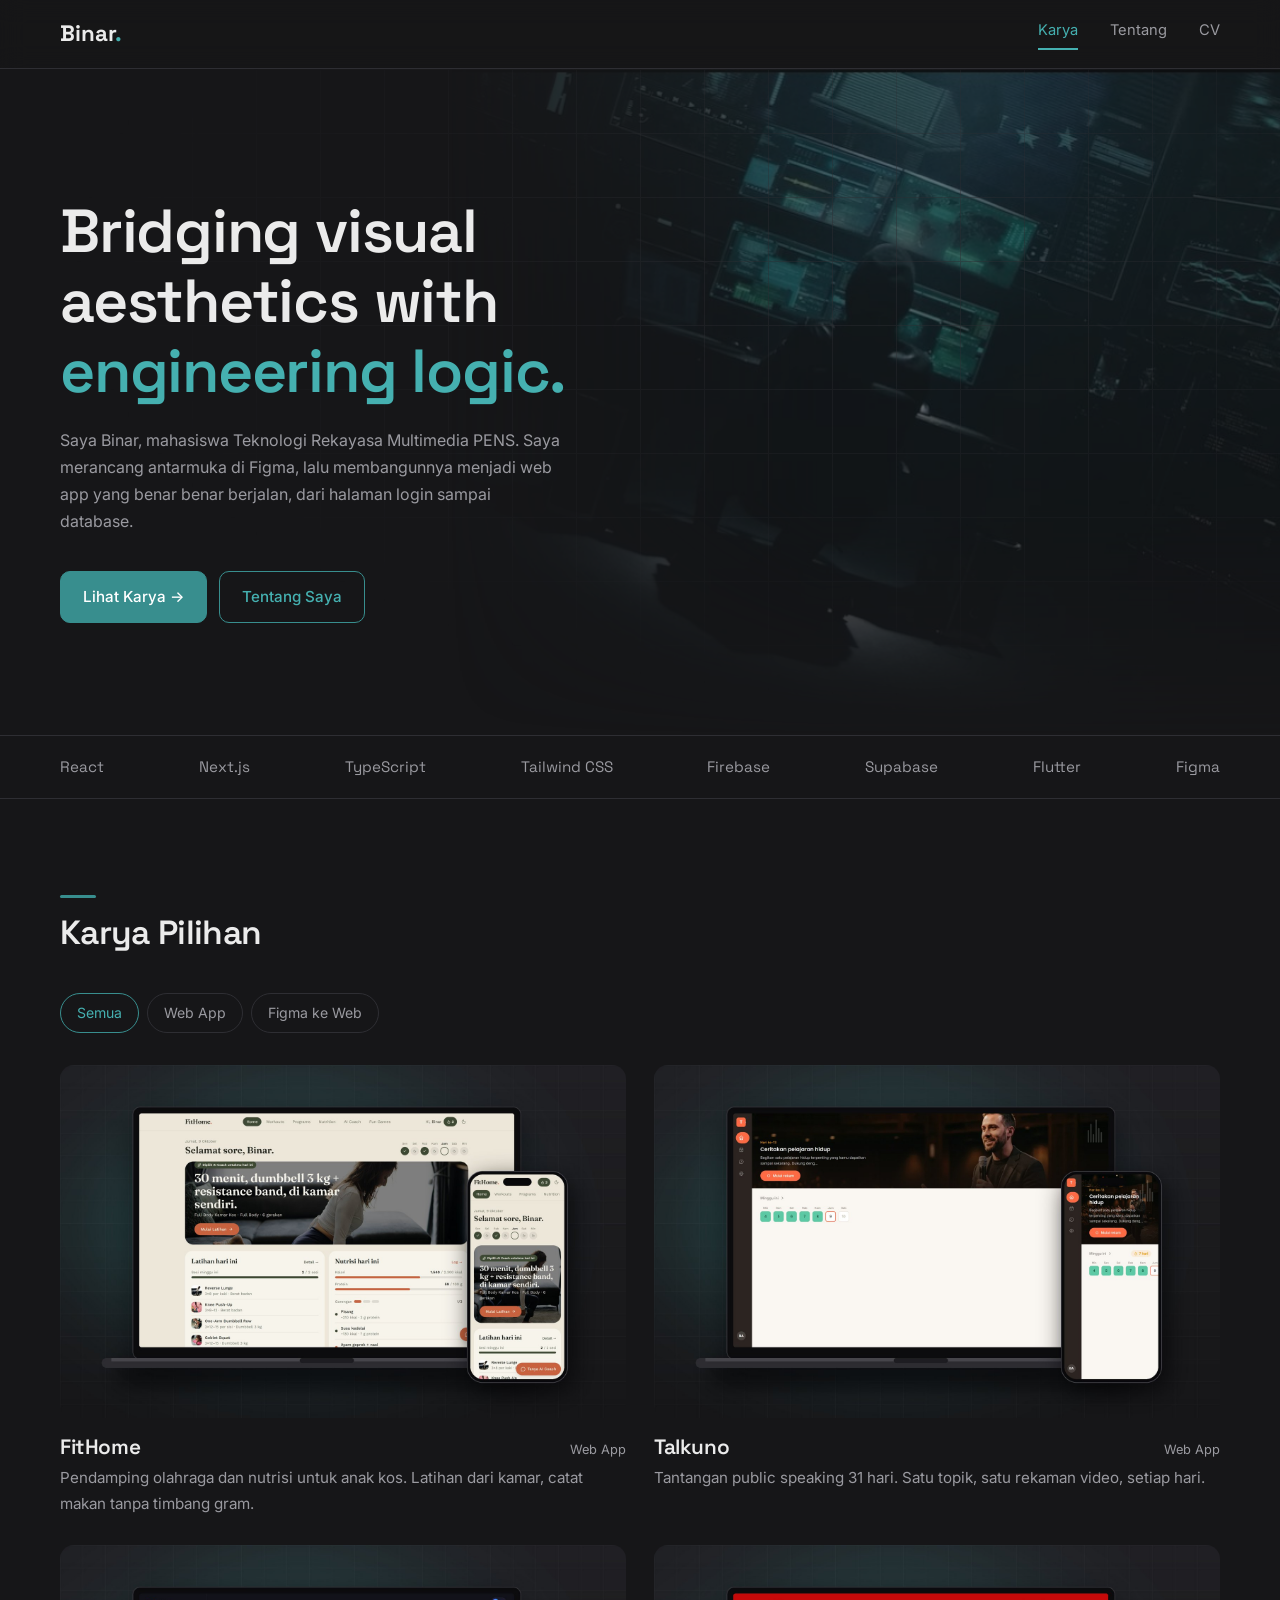
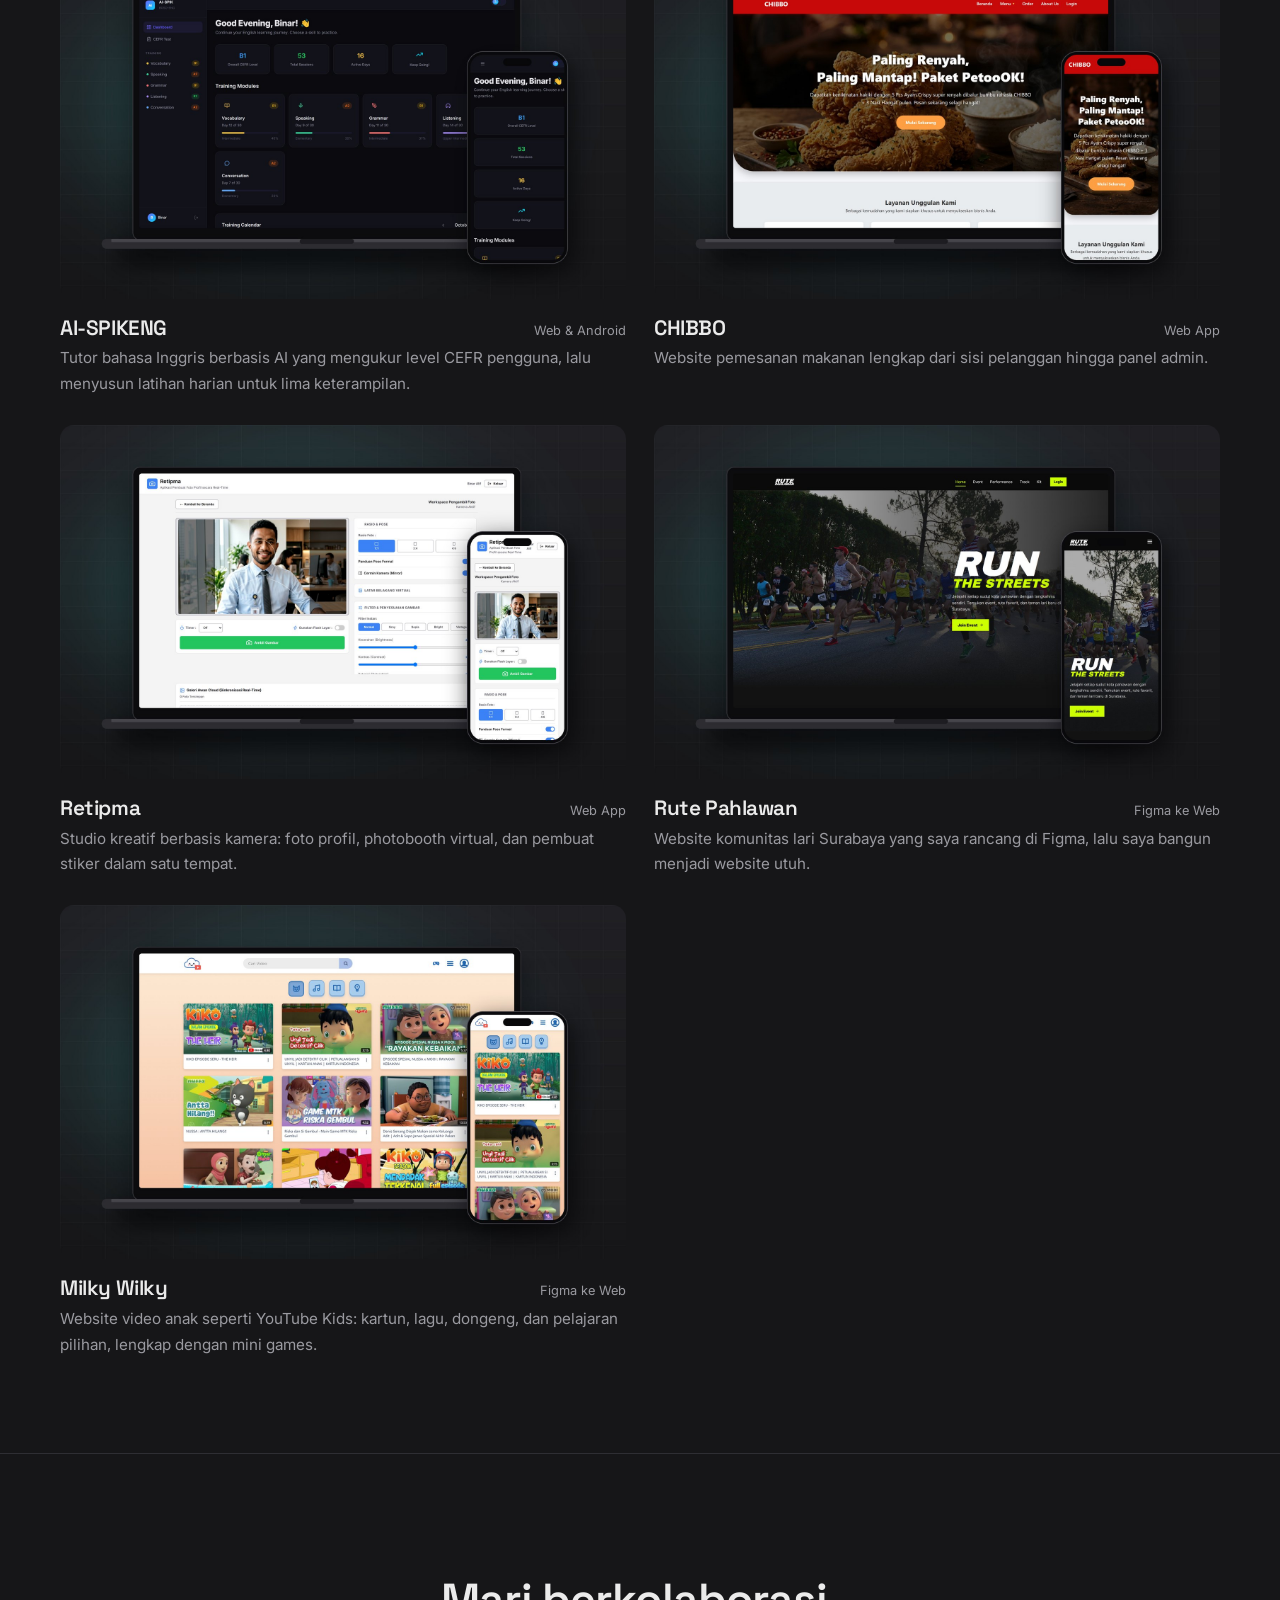
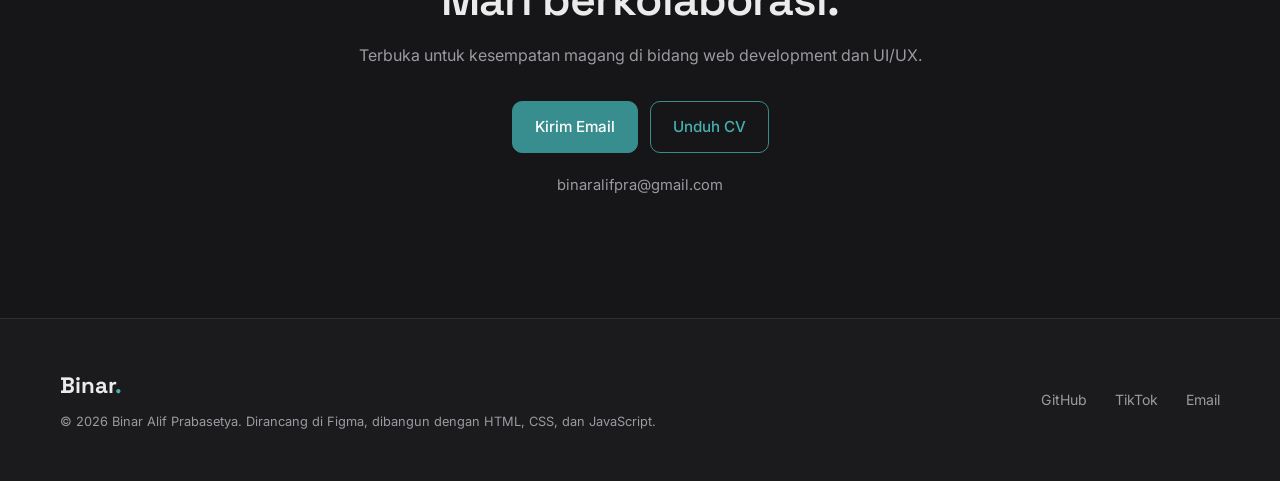
<file: index.html>
<!DOCTYPE html>
<html lang="id">
<head>
  <meta charset="UTF-8">
  <meta name="viewport" content="width=device-width, initial-scale=1">
  <link rel="preconnect" href="https://fonts.googleapis.com">
  <link rel="preconnect" href="https://fonts.gstatic.com" crossorigin>
  <link href="https://fonts.googleapis.com/css2?family=Inter:wght@400;500;600&family=Space+Grotesk:wght@500;600;700&display=swap" rel="stylesheet">
  <link rel="icon" href="assets/favicon.svg" type="image/svg+xml">
  <link rel="stylesheet" href="css/style.css">
  <title>Binar Alif Prabasetya | Web Developer & UI/UX</title>
  <meta name="description" content="Portofolio Binar Alif Prabasetya: merancang antarmuka dan membangun web app dari desain hingga database.">
</head>
<body>
  <header class="nav">
    <div class="wrap">
      <a class="logo" href="index.html">Binar<span>.</span></a>
      <nav class="nav-links">
        <a href="index.html#work" class="active">Karya</a>
        <a href="about.html">Tentang</a>
        <a href="assets/CV-Binar.pdf" target="_blank">CV</a>
      </nav>
    </div>
  </header>

  <main>
    <section class="hero">
      <div class="wrap">
        <h1>Bridging visual aesthetics with <span class="accent">engineering logic.</span></h1>
        <p>Saya Binar, mahasiswa Teknologi Rekayasa Multimedia PENS. Saya merancang antarmuka di Figma, lalu membangunnya menjadi web app yang benar benar berjalan, dari halaman login sampai database.</p>
        <div class="btns">
          <a class="btn btn-primary" href="#work">Lihat Karya &rarr;</a>
          <a class="btn btn-ghost" href="about.html">Tentang Saya</a>
        </div>
      </div>
    </section>

    <div class="stackline">
      <div class="wrap">
        <span>React</span><span>Next.js</span><span>TypeScript</span><span>Tailwind CSS</span><span>Firebase</span><span>Supabase</span><span>Flutter</span><span>Figma</span>
      </div>
    </div>

    <section class="section" id="work">
      <div class="wrap">
        <h2 class="section-title" style="margin-bottom:40px">Karya Pilihan</h2>
        <div class="filter">
          <button class="active" data-filter="all">Semua</button>
          <button data-filter="web">Web App</button>
          <button data-filter="figma">Figma ke Web</button>
        </div>
        <div class="grid" id="grid"></div>
      </div>
    </section>

    <section class="contact">
      <div class="wrap">
        <h2>Mari berkolaborasi.</h2>
        <p>Terbuka untuk kesempatan magang di bidang web development dan UI/UX.</p>
        <div class="btns">
          <a class="btn btn-primary" href="https://mail.google.com/mail/?view=cm&amp;fs=1&amp;to=binaralifpra@gmail.com" target="_blank" rel="noopener" title="binaralifpra@gmail.com">Kirim Email</a>
          <a class="btn btn-ghost" href="assets/CV-Binar.pdf" target="_blank">Unduh CV</a>
        </div>
        <p class="contact-mail">binaralifpra@gmail.com</p>
      </div>
    </section>
  </main>

  <footer class="footer">
    <div class="wrap">
      <div>
        <a class="logo" href="index.html">Binar<span>.</span></a>
        <small>&copy; 2026 Binar Alif Prabasetya. Dirancang di Figma, dibangun dengan HTML, CSS, dan JavaScript.</small>
      </div>
      <nav>
        <a href="https://github.com/binaralifpra" target="_blank" rel="noopener">GitHub</a>
        <a href="https://www.tiktok.com/@binaralifpro" target="_blank" rel="noopener">TikTok</a>
        <a href="https://mail.google.com/mail/?view=cm&amp;fs=1&amp;to=binaralifpra@gmail.com" target="_blank" rel="noopener" title="binaralifpra@gmail.com">Email</a>
      </nav>
    </div>
  </footer>

  <script src="js/projects.js"></script>
  <script src="js/main.js"></script>
</body>
</html>
</file>
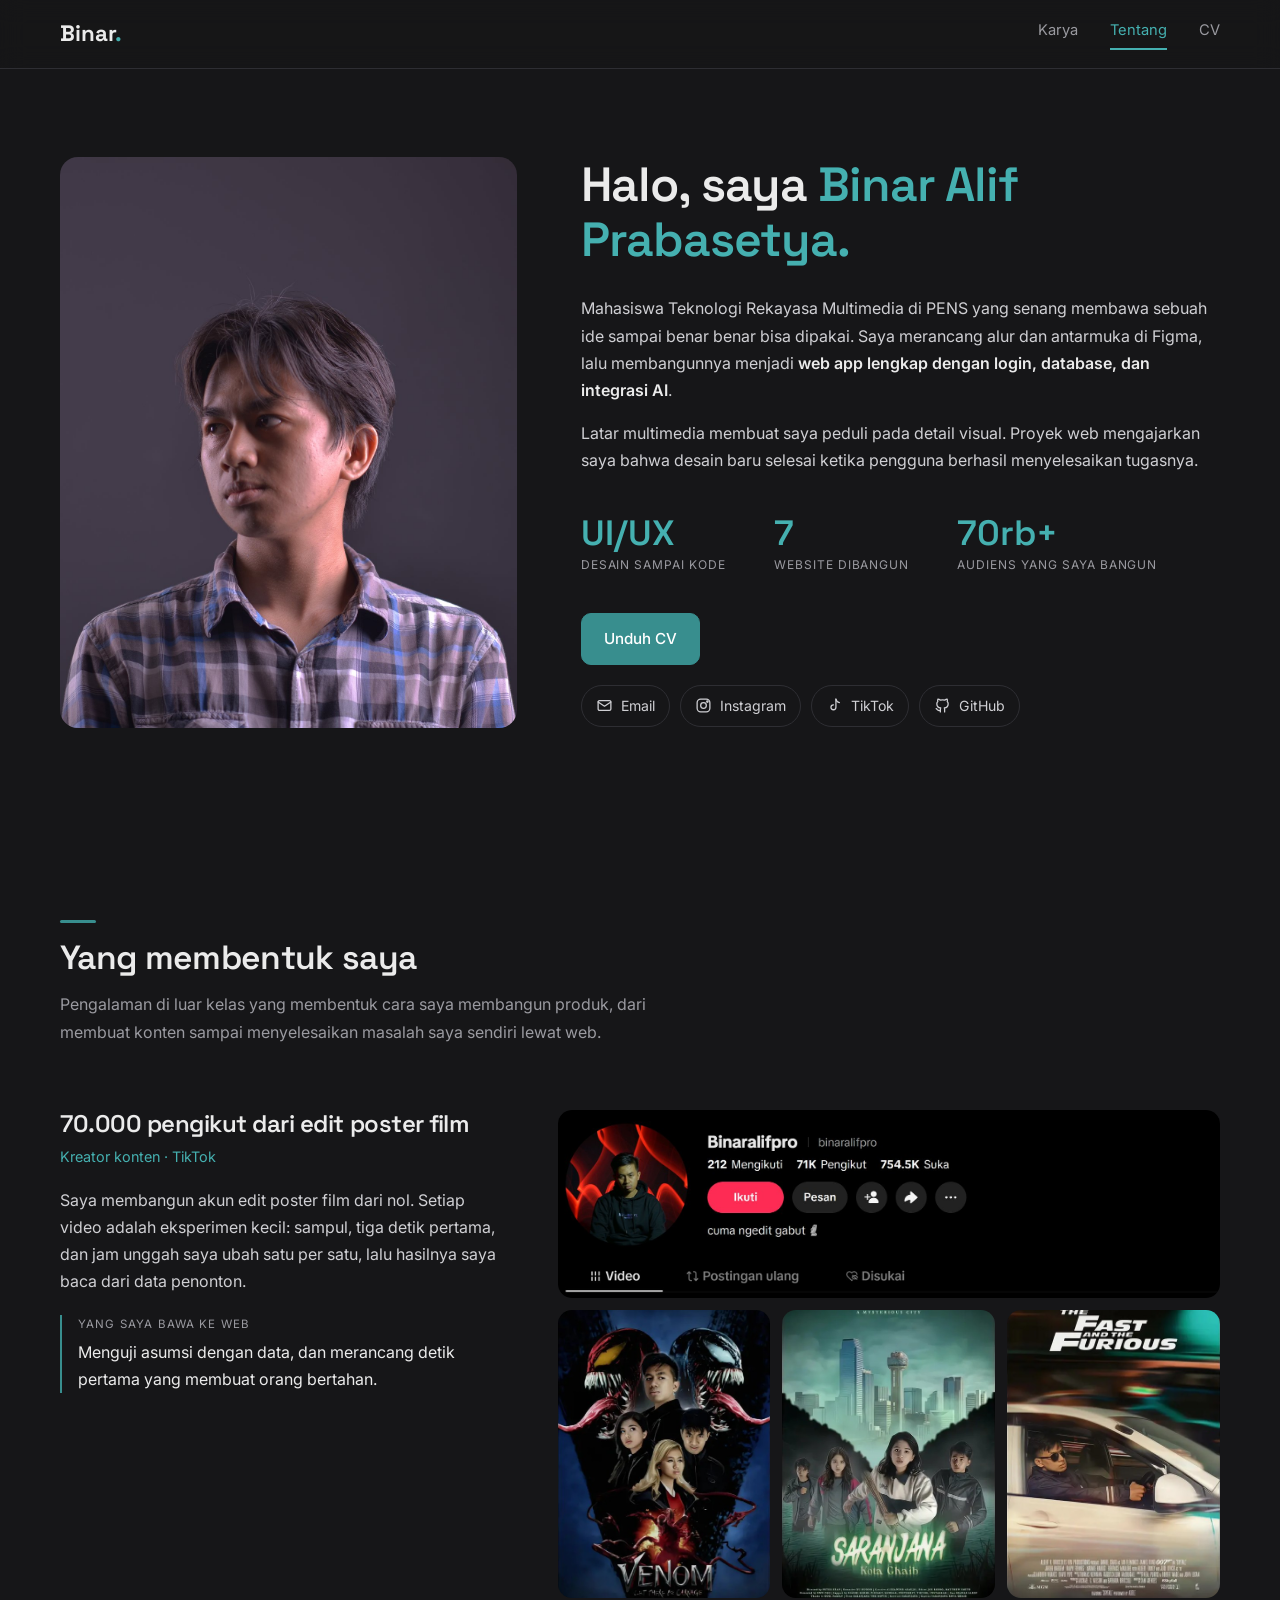
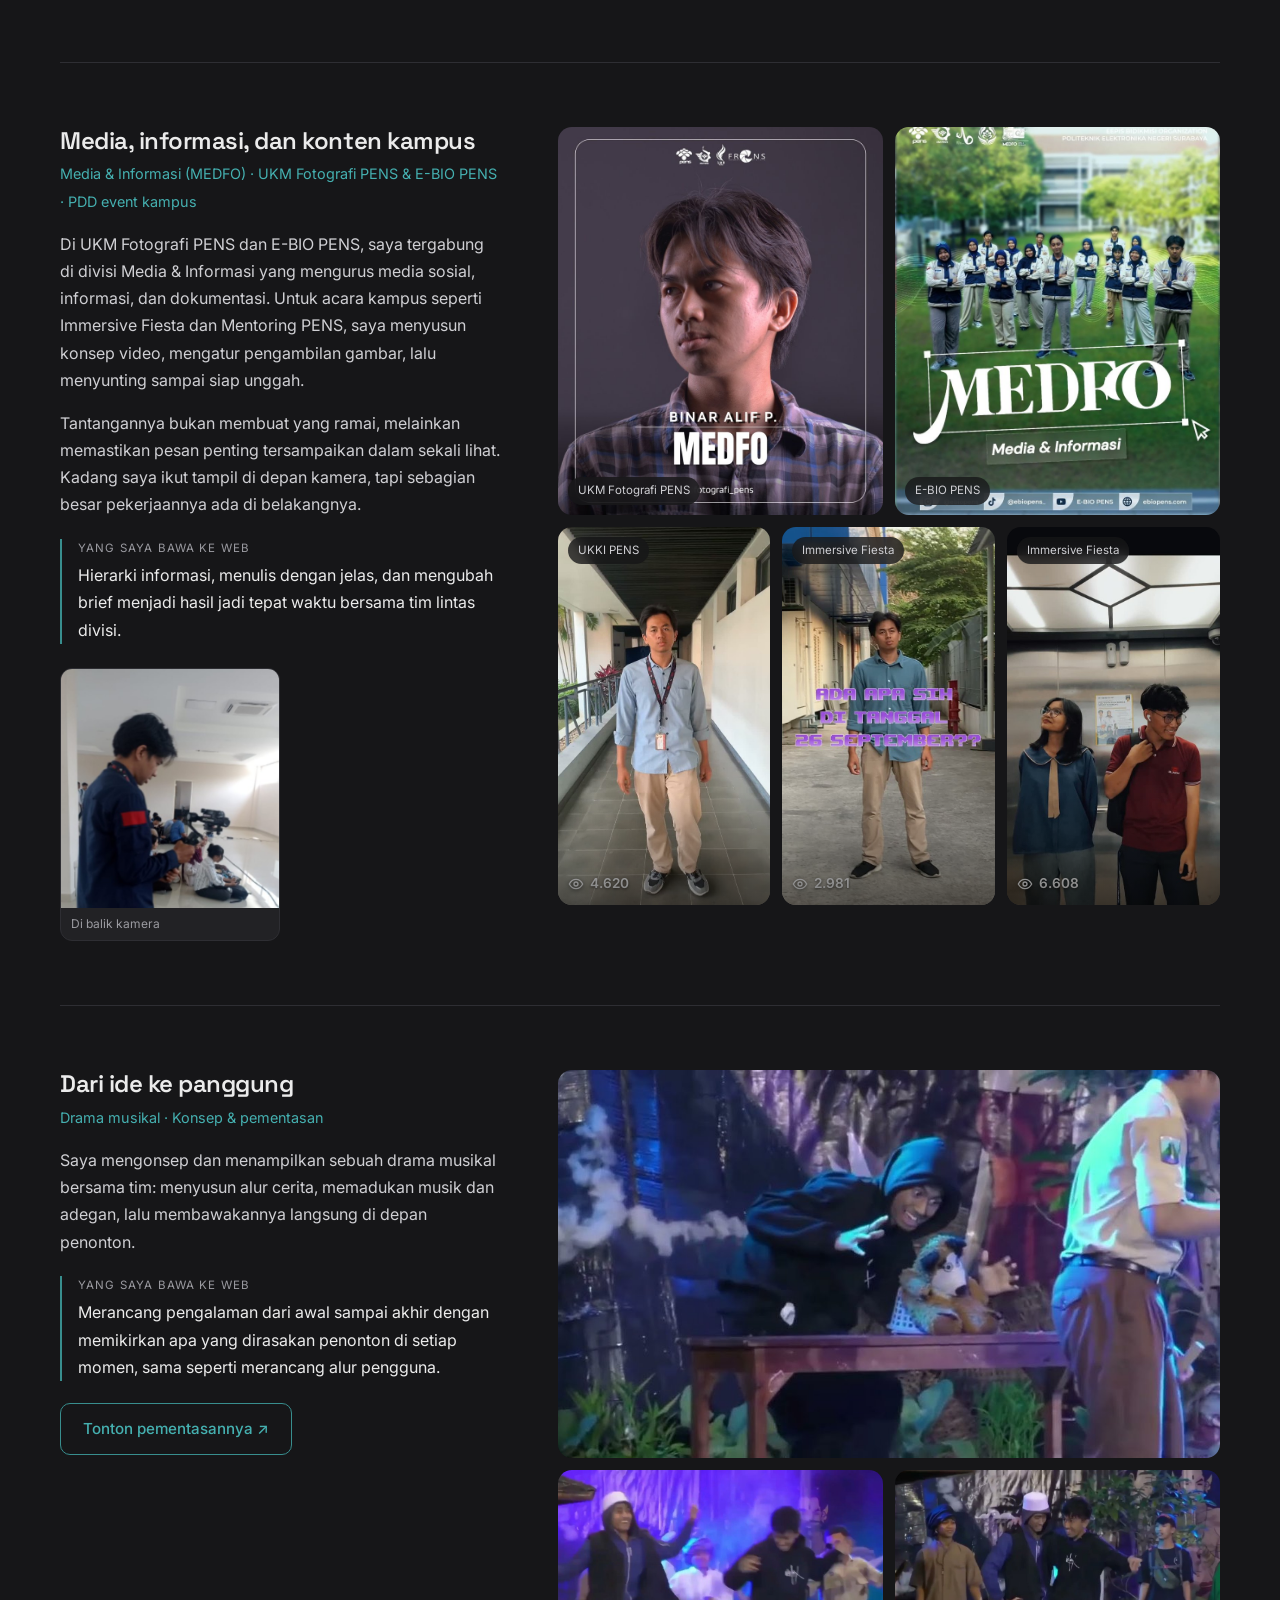
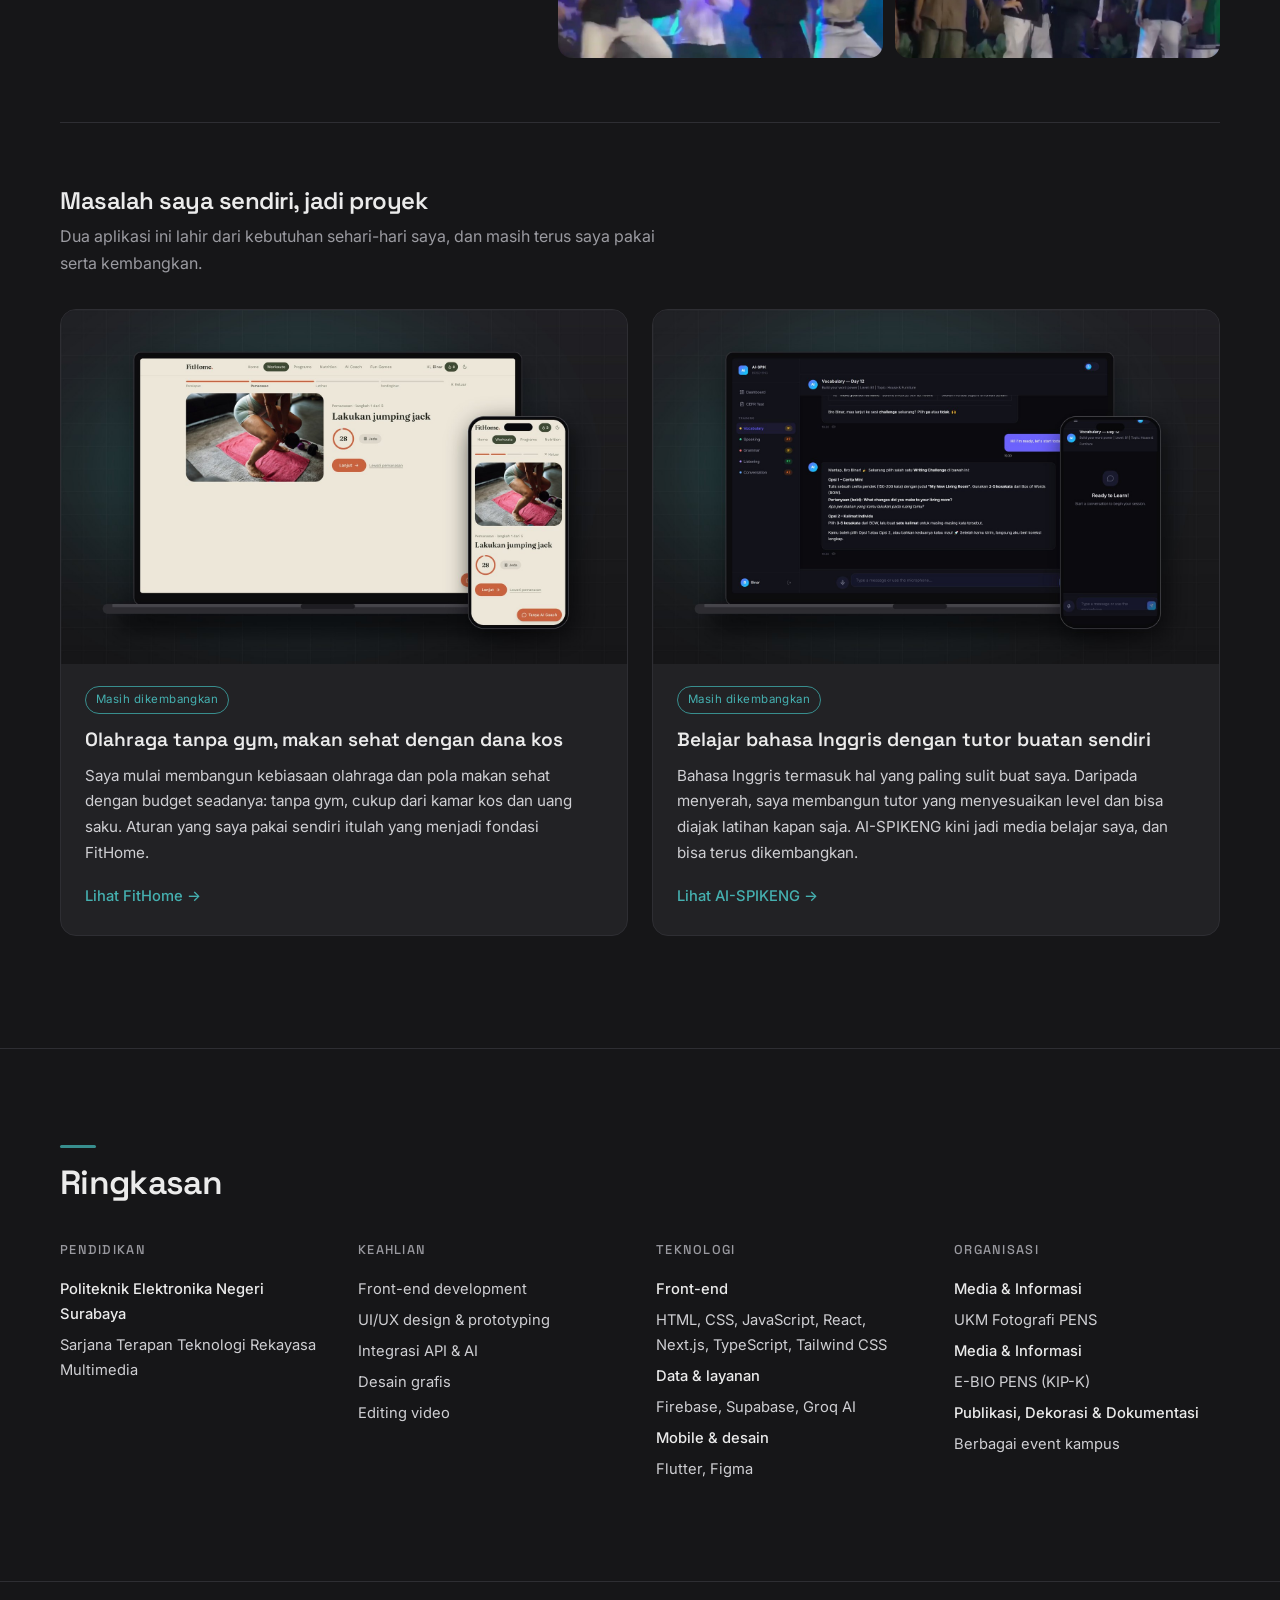
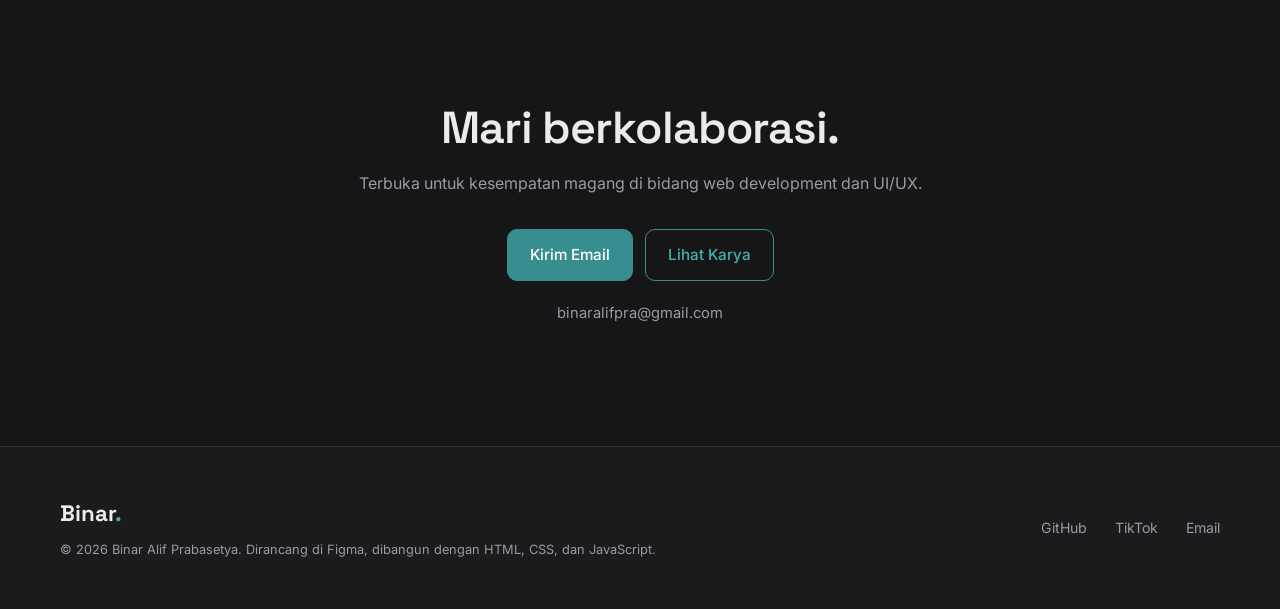
<file: about.html>
<!DOCTYPE html>
<html lang="id">
<head>
  <meta charset="UTF-8">
  <meta name="viewport" content="width=device-width, initial-scale=1">
  <link rel="preconnect" href="https://fonts.googleapis.com">
  <link rel="preconnect" href="https://fonts.gstatic.com" crossorigin>
  <link href="https://fonts.googleapis.com/css2?family=Inter:wght@400;500;600&family=Space+Grotesk:wght@500;600;700&display=swap" rel="stylesheet">
  <link rel="icon" href="assets/favicon.svg" type="image/svg+xml">
  <link rel="stylesheet" href="css/style.css">
  <title>Tentang | Binar Alif Prabasetya</title>
  <meta name="description" content="Tentang Binar Alif Prabasetya: web developer dan UI/UX dari Teknologi Rekayasa Multimedia PENS.">
</head>
<body>
  <header class="nav">
    <div class="wrap">
      <a class="logo" href="index.html">Binar<span>.</span></a>
      <nav class="nav-links">
        <a href="index.html#work">Karya</a>
        <a href="about.html" class="active">Tentang</a>
        <a href="assets/CV-Binar.pdf" target="_blank">CV</a>
      </nav>
    </div>
  </header>

  <main>
    <section class="about wrap">
      <div class="photo reveal"><img src="assets/binar.jpg" alt="Binar Alif Prabasetya" data-ph="assets/binar.jpg · foto profil 4:5"></div>
      <div>
        <h1>Halo, saya <span class="accent">Binar Alif Prabasetya.</span></h1>
        <p>Mahasiswa Teknologi Rekayasa Multimedia di PENS yang senang membawa sebuah ide sampai benar benar bisa dipakai. Saya merancang alur dan antarmuka di Figma, lalu membangunnya menjadi <strong>web app lengkap dengan login, database, dan integrasi AI</strong>.</p>
        <p>Latar multimedia membuat saya peduli pada detail visual. Proyek web mengajarkan saya bahwa desain baru selesai ketika pengguna berhasil menyelesaikan tugasnya.</p>
        <div class="stats">
          <div><b>UI/UX</b><small>Desain sampai kode</small></div>
          <div><b>7</b><small>Website dibangun</small></div>
          <div><b>70rb+</b><small>Audiens yang saya bangun</small></div>
        </div>
        <div class="btns">
          <a class="btn btn-primary" href="assets/CV-Binar.pdf" target="_blank">Unduh CV</a>
        </div>
        <div class="socials">
          <a class="social" href="https://mail.google.com/mail/?view=cm&amp;fs=1&amp;to=binaralifpra@gmail.com" target="_blank" rel="noopener" title="binaralifpra@gmail.com" aria-label="Email"><svg viewBox="0 0 24 24" aria-hidden="true"><rect x="3" y="5" width="18" height="14" rx="2"/><path d="m3 7 9 6 9-6"/></svg><span>Email</span></a>
          <a class="social" href="https://www.instagram.com/binaralifpro" target="_blank" rel="noopener" aria-label="Instagram"><svg viewBox="0 0 24 24" aria-hidden="true"><rect x="3" y="3" width="18" height="18" rx="5"/><circle cx="12" cy="12" r="4"/><circle cx="17.5" cy="6.5" r="1"/></svg><span>Instagram</span></a>
          <a class="social" href="https://www.tiktok.com/@binaralifpro" target="_blank" rel="noopener" aria-label="TikTok"><svg viewBox="0 0 24 24" aria-hidden="true"><path d="M14 3v11.5a3.5 3.5 0 1 1-3.5-3.5"/><path d="M14 3c.5 2.6 2.4 4.5 5 4.8"/></svg><span>TikTok</span></a>
          <a class="social" href="https://github.com/binaralifpra" target="_blank" rel="noopener" aria-label="GitHub"><svg viewBox="0 0 24 24" aria-hidden="true"><path d="M9 19c-4 1.3-4-2-6-2.5m12 4.5v-3.5c0-1 .1-1.4-.5-2 2.8-.3 5.5-1.4 5.5-6a4.7 4.7 0 0 0-1.3-3.2 4.3 4.3 0 0 0-.1-3.2s-1-.3-3.4 1.3a11.6 11.6 0 0 0-6.2 0C6.6 2.8 5.5 3.1 5.5 3.1a4.3 4.3 0 0 0-.1 3.2A4.7 4.7 0 0 0 4 9.5c0 4.6 2.7 5.7 5.5 6-.6.6-.6 1.2-.5 2V21"/></svg><span>GitHub</span></a>
        </div>
      </div>
    </section>

    <section class="section">
      <div class="wrap">
        <h2 class="section-title">Yang membentuk saya</h2>
        <p class="section-lead">Pengalaman di luar kelas yang membentuk cara saya membangun produk, dari membuat konten sampai menyelesaikan masalah saya sendiri lewat web.</p>

        <article class="story">
          <div class="copy reveal">
            <h3>70.000 pengikut dari edit poster film</h3>
            <span class="where">Kreator konten · TikTok</span>
            <p>Saya membangun akun edit poster film dari nol. Setiap video adalah eksperimen kecil: sampul, tiga detik pertama, dan jam unggah saya ubah satu per satu, lalu hasilnya saya baca dari data penonton.</p>
            <p class="carry"><small>Yang saya bawa ke web</small>Menguji asumsi dengan data, dan merancang detik pertama yang membuat orang bertahan.</p>
          </div>
          <div class="bento bento-3 reveal">
            <a class="t-banner" href="https://www.tiktok.com/@binaralifpro" target="_blank" rel="noopener" aria-label="Buka profil TikTok @binaralifpro"><img src="assets/about/tiktok-profil.jpg" alt="Profil TikTok @binaralifpro dengan 70.000 pengikut" data-ph="tiktok-profil.jpg"></a>
            <a class="t-poster" href="https://www.tiktok.com/@binaralifpro/video/7428936457416412421" target="_blank" rel="noopener"><img src="assets/about/poster-1.jpg" alt="Edit poster Venom: Let There Be Carnage" data-ph="poster-1.jpg"></a>
            <a class="t-poster" href="https://www.tiktok.com/@binaralifpro/video/7440766410323791160" target="_blank" rel="noopener"><img src="assets/about/poster-2.jpg" alt="Edit poster Saranjana" data-ph="poster-2.jpg"></a>
            <a class="t-poster" href="https://www.tiktok.com/@binaralifpro/video/7356911009879182598" target="_blank" rel="noopener"><img src="assets/about/poster-3.jpg" alt="Edit poster Fast &amp; Furious" data-ph="poster-3.jpg"></a>
          </div>
        </article>

        <article class="story">
          <div class="copy reveal">
            <h3>Media, informasi, dan konten kampus</h3>
            <span class="where">Media & Informasi (MEDFO) · UKM Fotografi PENS & E-BIO PENS · PDD event kampus</span>
            <p>Di UKM Fotografi PENS dan E-BIO PENS, saya tergabung di divisi Media & Informasi yang mengurus media sosial, informasi, dan dokumentasi. Untuk acara kampus seperti Immersive Fiesta dan Mentoring PENS, saya menyusun konsep video, mengatur pengambilan gambar, lalu menyunting sampai siap unggah.</p>
            <p>Tantangannya bukan membuat yang ramai, melainkan memastikan pesan penting tersampaikan dalam sekali lihat. Kadang saya ikut tampil di depan kamera, tapi sebagian besar pekerjaannya ada di belakangnya.</p>
            <p class="carry"><small>Yang saya bawa ke web</small>Hierarki informasi, menulis dengan jelas, dan mengubah brief menjadi hasil jadi tepat waktu bersama tim lintas divisi.</p>
            <figure class="bts"><img src="assets/about/di-balik-kamera.jpg" alt="Binar merekam video di balik kamera saat acara kampus" loading="lazy" data-ph="di-balik-kamera.jpg"><figcaption>Di balik kamera</figcaption></figure>
          </div>
          <div class="media-stack reveal">
            <div class="bento">
            <a class="t-pair" href="https://www.instagram.com/p/DNYH1OWTmjq/" target="_blank" rel="noopener"><img src="assets/about/medfo-ukm.jpg" alt="Kartu anggota tim MEDFO UKM Fotografi PENS" loading="lazy" data-ph="medfo-ukm.jpg"><figcaption>UKM Fotografi PENS</figcaption></a>
            <a class="t-pair" href="https://www.instagram.com/p/DYep2MQiUxL/" target="_blank" rel="noopener"><img src="assets/about/medfo-ebio-1.jpg" alt="Tim Media dan Informasi E-BIO PENS" loading="lazy" data-ph="medfo-ebio-1.jpg"><figcaption>E-BIO PENS</figcaption></a>
          </div>
            <div class="reels">
            <a class="reel" href="https://www.instagram.com/p/DeIfUTqzOZ2/" target="_blank" rel="noopener"><img src="assets/about/konten-ukki.jpg" alt="Video promosi Grand Opening Mentoring PENS 2026" loading="lazy" data-ph="konten-ukki.jpg"><figcaption>UKKI PENS</figcaption><span class="views" aria-label="4.620 tayangan"><svg viewBox="0 0 24 24" aria-hidden="true"><path d="M2 12s3.6-7 10-7 10 7 10 7-3.6 7-10 7S2 12 2 12Z"/><circle cx="12" cy="12" r="3"/></svg>4.620</span></a>
            <a class="reel" href="https://www.instagram.com/p/DdbR3RQP5Yv/" target="_blank" rel="noopener"><img src="assets/about/konten-if-1.jpg" alt="Video pengumuman workshop Immersive Fiesta" loading="lazy" data-ph="konten-if-1.jpg"><figcaption>Immersive Fiesta</figcaption><span class="views" aria-label="2.981 tayangan"><svg viewBox="0 0 24 24" aria-hidden="true"><path d="M2 12s3.6-7 10-7 10 7 10 7-3.6 7-10 7S2 12 2 12Z"/><circle cx="12" cy="12" r="3"/></svg>2.981</span></a>
            <a class="reel" href="https://www.instagram.com/p/DQECvrZkkgi/" target="_blank" rel="noopener"><img src="assets/about/konten-if-2.jpg" alt="Video teaser Immersive Fiesta: Ketika Pintu Mulai Terbuka" loading="lazy" data-ph="konten-if-2.jpg"><figcaption>Immersive Fiesta</figcaption><span class="views" aria-label="6.608 tayangan"><svg viewBox="0 0 24 24" aria-hidden="true"><path d="M2 12s3.6-7 10-7 10 7 10 7-3.6 7-10 7S2 12 2 12Z"/><circle cx="12" cy="12" r="3"/></svg>6.608</span></a>
          </div>
          </div>
        </article>

        <article class="story">
          <div class="copy reveal">
            <h3>Dari ide ke panggung</h3>
            <span class="where">Drama musikal · Konsep & pementasan</span>
            <p>Saya mengonsep dan menampilkan sebuah drama musikal bersama tim: menyusun alur cerita, memadukan musik dan adegan, lalu membawakannya langsung di depan penonton.</p>
            <p class="carry"><small>Yang saya bawa ke web</small>Merancang pengalaman dari awal sampai akhir dengan memikirkan apa yang dirasakan penonton di setiap momen, sama seperti merancang alur pengguna.</p>
            <a class="btn btn-ghost watch" href="https://youtu.be/Q3s3LmCIMU4" target="_blank" rel="noopener">Tonton pementasannya &nearr;</a>
          </div>
          <div class="bento reveal">
            <a class="t-stage" href="https://youtu.be/Q3s3LmCIMU4" target="_blank" rel="noopener"><img src="assets/about/drama-1.jpg" alt="Adegan drama musikal di atas panggung" loading="lazy" data-ph="drama-1.jpg"></a>
            <a class="t-stage-sm" href="https://youtu.be/Q3s3LmCIMU4" target="_blank" rel="noopener"><img src="assets/about/drama-2.jpg" alt="Adegan drama musikal" loading="lazy" data-ph="drama-2.jpg"></a>
            <a class="t-stage-sm" href="https://youtu.be/Q3s3LmCIMU4" target="_blank" rel="noopener"><img src="assets/about/drama-3.jpg" alt="Para pemain drama musikal di atas panggung" loading="lazy" data-ph="drama-3.jpg"></a>
          </div>
        </article>

        <div class="origin">
          <div class="origin-head reveal">
            <h3>Masalah saya sendiri, jadi proyek</h3>
            <p>Dua aplikasi ini lahir dari kebutuhan sehari-hari saya, dan masih terus saya pakai serta kembangkan.</p>
          </div>
          <div class="origin-grid">
            <a class="ocard reveal" href="project.html?id=fithome">
              <div class="ocard-img"><img src="assets/work/fithome/latihan.jpg" alt="Sesi latihan terpandu di FitHome" loading="lazy" data-ph="work/fithome/latihan.jpg"></div>
              <div class="ocard-body">
                <span class="ocard-tag">Masih dikembangkan</span>
                <h4>Olahraga tanpa gym, makan sehat dengan dana kos</h4>
                <p>Saya mulai membangun kebiasaan olahraga dan pola makan sehat dengan budget seadanya: tanpa gym, cukup dari kamar kos dan uang saku. Aturan yang saya pakai sendiri itulah yang menjadi fondasi FitHome.</p>
                <span class="ocard-link">Lihat FitHome &rarr;</span>
              </div>
            </a>
            <a class="ocard reveal" href="project.html?id=ai-spikeng">
              <div class="ocard-img"><img src="assets/work/ai-spikeng/chat.jpg" alt="Sesi latihan bersama tutor AI di AI-SPIKENG" loading="lazy" data-ph="work/ai-spikeng/chat.jpg"></div>
              <div class="ocard-body">
                <span class="ocard-tag">Masih dikembangkan</span>
                <h4>Belajar bahasa Inggris dengan tutor buatan sendiri</h4>
                <p>Bahasa Inggris termasuk hal yang paling sulit buat saya. Daripada menyerah, saya membangun tutor yang menyesuaikan level dan bisa diajak latihan kapan saja. AI-SPIKENG kini jadi media belajar saya, dan bisa terus dikembangkan.</p>
                <span class="ocard-link">Lihat AI-SPIKENG &rarr;</span>
              </div>
            </a>
          </div>
        </div>

      </div>
    </section>

    <section class="section">
      <div class="wrap">
        <h2 class="section-title">Ringkasan</h2>
        <div class="cv reveal" style="margin-top: 36px">
          <div>
            <h4>Pendidikan</h4>
            <ul>
              <li><b>Politeknik Elektronika Negeri Surabaya</b></li>
              <li>Sarjana Terapan Teknologi Rekayasa Multimedia</li>
            </ul>
          </div>
          <div>
            <h4>Keahlian</h4>
            <ul>
              <li>Front-end development</li>
              <li>UI/UX design & prototyping</li>
              <li>Integrasi API & AI</li>
              <li>Desain grafis</li>
              <li>Editing video</li>
            </ul>
          </div>
          <div>
            <h4>Teknologi</h4>
            <ul>
              <li><b>Front-end</b></li>
              <li>HTML, CSS, JavaScript, React, Next.js, TypeScript, Tailwind CSS</li>
              <li><b>Data & layanan</b></li>
              <li>Firebase, Supabase, Groq AI</li>
              <li><b>Mobile & desain</b></li>
              <li>Flutter, Figma</li>
            </ul>
          </div>
          <div>
            <h4>Organisasi</h4>
            <ul>
              <li><b>Media & Informasi</b></li>
              <li>UKM Fotografi PENS</li>
              <li><b>Media & Informasi</b></li>
              <li>E-BIO PENS (KIP-K)</li>
              <li><b>Publikasi, Dekorasi & Dokumentasi</b></li>
              <li>Berbagai event kampus</li>
            </ul>
          </div>
        </div>
      </div>
    </section>

    <section class="contact">
      <div class="wrap">
        <h2>Mari berkolaborasi.</h2>
        <p>Terbuka untuk kesempatan magang di bidang web development dan UI/UX.</p>
        <div class="btns">
          <a class="btn btn-primary" href="https://mail.google.com/mail/?view=cm&amp;fs=1&amp;to=binaralifpra@gmail.com" target="_blank" rel="noopener" title="binaralifpra@gmail.com">Kirim Email</a>
          <a class="btn btn-ghost" href="index.html#work">Lihat Karya</a>
        </div>
        <p class="contact-mail">binaralifpra@gmail.com</p>
      </div>
    </section>
  </main>

  <footer class="footer">
    <div class="wrap">
      <div>
        <a class="logo" href="index.html">Binar<span>.</span></a>
        <small>&copy; 2026 Binar Alif Prabasetya. Dirancang di Figma, dibangun dengan HTML, CSS, dan JavaScript.</small>
      </div>
      <nav>
        <a href="https://github.com/binaralifpra" target="_blank" rel="noopener">GitHub</a>
        <a href="https://www.tiktok.com/@binaralifpro" target="_blank" rel="noopener">TikTok</a>
        <a href="https://mail.google.com/mail/?view=cm&amp;fs=1&amp;to=binaralifpra@gmail.com" target="_blank" rel="noopener" title="binaralifpra@gmail.com">Email</a>
      </nav>
    </div>
  </footer>

  <script src="js/main.js"></script>
</body>
</html>
</file>
<file: css/style.css>
:root {
  --bg: #161618;
  --surface: #222225;
  --surface-2: #2a2a2e;
  --line: #2e2e33;
  --text: #ebebeb;
  --soft: #cfcfd3;
  --muted: #9a9aa0;
  --accent: #388e8e;
  --accent-hi: #45b0b0;
  --radius: 18px;
  --max: 1160px;
  --head: "Space Grotesk", system-ui, sans-serif;
  --body: "Inter", system-ui, sans-serif;
}

* { box-sizing: border-box; margin: 0; padding: 0; }
html { scroll-behavior: smooth; }
body { background: var(--bg); color: var(--text); font-family: var(--body); font-size: 16px; line-height: 1.7; -webkit-font-smoothing: antialiased; }
img { display: block; max-width: 100%; }
a { color: inherit; text-decoration: none; }
h1, h2, h3 { font-family: var(--head); font-weight: 600; line-height: 1.15; letter-spacing: -0.02em; }
.wrap { width: min(var(--max), 100% - 48px); margin-inline: auto; }
.accent { color: var(--accent-hi); }
.eyebrow { display: block; font-size: 0.78rem; letter-spacing: 0.12em; text-transform: uppercase; color: var(--muted); margin-bottom: 14px; }

/* Nav */
.nav { position: sticky; top: 0; z-index: 10; background: rgba(22, 22, 24, 0.82); backdrop-filter: blur(12px); border-bottom: 1px solid var(--line); }
.nav .wrap { display: flex; align-items: center; justify-content: space-between; height: 68px; }
.logo { font-family: var(--head); font-weight: 700; font-size: 1.4rem; }
.logo span { color: var(--accent-hi); }
.nav-links { display: flex; gap: 32px; font-size: 0.92rem; }
.nav-links a { color: var(--muted); padding-bottom: 4px; border-bottom: 2px solid transparent; transition: color .2s, border-color .2s; }
.nav-links a:hover { color: var(--text); }
.nav-links a.active { color: var(--accent-hi); border-color: var(--accent-hi); }

/* Buttons */
.btn { display: inline-flex; align-items: center; gap: 8px; padding: 12px 22px; border-radius: 10px; font-weight: 500; font-size: 0.95rem; border: 1px solid var(--accent); transition: background .2s, color .2s, border-color .2s; }
.btn-primary { background: var(--accent); color: #fff; }
.btn-primary:hover { background: var(--accent-hi); border-color: var(--accent-hi); }
.btn-ghost { color: var(--accent-hi); }
.btn-ghost:hover { background: rgba(56, 142, 142, 0.14); }
.btns { display: flex; flex-wrap: wrap; gap: 12px; }

/* Hero */
.hero { position: relative; padding: 128px 0 112px; overflow: hidden; }
.hero::before { content: ""; position: absolute; inset: 0; z-index: 1; background-image: linear-gradient(var(--line) 1px, transparent 1px), linear-gradient(90deg, var(--line) 1px, transparent 1px); background-size: 64px 64px; mask-image: radial-gradient(ellipse at 70% 30%, #000 0%, transparent 65%); opacity: 0.5; }
.hero::after { content: ""; position: absolute; top: 0; right: 0; bottom: 0; width: 65%; background: url("../assets/cover.jpg") center / cover no-repeat; -webkit-mask-image: linear-gradient(to right, transparent, #000 45%), linear-gradient(to top, transparent, #000 35%); -webkit-mask-composite: source-in; mask-image: linear-gradient(to right, transparent, #000 45%), linear-gradient(to top, transparent, #000 35%); mask-composite: intersect; opacity: 0.4; }
.hero .wrap { position: relative; z-index: 2; }
.hero h1 { font-size: clamp(2.2rem, 5.5vw, 3.8rem); max-width: 14ch; }
.hero p { color: var(--muted); margin: 20px 0 36px; max-width: 50ch; }
.status { display: inline-flex; align-items: center; gap: 10px; font-size: 0.85rem; color: var(--soft); background: rgba(34, 34, 37, 0.8); border: 1px solid var(--line); border-radius: 999px; padding: 6px 14px; margin-bottom: 28px; }
.status::before { content: ""; width: 8px; height: 8px; border-radius: 50%; background: #4ade80; box-shadow: 0 0 0 4px rgba(74, 222, 128, 0.15); }

.stackline { border-top: 1px solid var(--line); border-bottom: 1px solid var(--line); padding: 18px 0; }
.stackline .wrap { display: flex; flex-wrap: wrap; justify-content: space-between; gap: 10px 28px; font-family: var(--head); color: var(--muted); font-size: 0.95rem; }

/* Sections */
.section { padding: 96px 0; }
.section + .section { border-top: 1px solid var(--line); }
.section-title { font-size: clamp(1.6rem, 3vw, 2.1rem); margin-bottom: 14px; }
.section-title::before { content: ""; display: block; width: 36px; height: 3px; background: var(--accent); margin-bottom: 16px; border-radius: 2px; }
.section-lead { color: var(--muted); max-width: 60ch; margin-bottom: 48px; }

/* Filter */
.filter { display: flex; gap: 8px; margin-bottom: 32px; flex-wrap: wrap; }
.filter button { font: inherit; font-size: 0.88rem; cursor: pointer; background: none; color: var(--muted); border: 1px solid var(--line); border-radius: 999px; padding: 7px 16px; transition: all .2s; }
.filter button:hover { color: var(--text); }
.filter button.active { color: var(--accent-hi); border-color: var(--accent); }

/* Project grid */
.grid { display: grid; grid-template-columns: repeat(2, 1fr); gap: 28px; }
.card { display: block; }
.card .frame { aspect-ratio: 16 / 10; border-radius: 14px; overflow: hidden; background: var(--surface); position: relative; }
.card .frame img { width: 100%; height: 100%; object-fit: cover; transition: transform .6s ease; }
.card .frame::after { content: ""; position: absolute; inset: 0; background: linear-gradient(to top, rgba(56, 142, 142, 0.35), transparent 55%); opacity: 0; transition: opacity .4s; }
.card:hover .frame img { transform: scale(1.04); }
.card:hover .frame::after { opacity: 1; }
.card-meta { display: flex; justify-content: space-between; align-items: baseline; gap: 16px; margin-top: 18px; }
.card h3 { font-size: 1.3rem; }
.card .tag { font-size: 0.8rem; color: var(--muted); white-space: nowrap; }
.card p { color: var(--muted); font-size: 0.95rem; margin-top: 4px; }
.card.hidden { display: none; }

/* Placeholder for missing images */
.ph { width: 100%; height: 100%; min-height: 160px; display: grid; place-items: center; text-align: center; padding: 20px; background: repeating-linear-gradient(135deg, var(--surface), var(--surface) 12px, var(--surface-2) 12px, var(--surface-2) 24px); color: var(--muted); font-size: 0.78rem; line-height: 1.5; }

/* Project page (studi kasus) */
.back { display: inline-block; color: var(--muted); font-size: 0.9rem; margin-bottom: 36px; transition: color .2s; }
.back:hover { color: var(--accent-hi); }
.float-back { position: fixed; z-index: 9; bottom: 24px; left: 24px; display: inline-flex; align-items: center; gap: 6px; padding: 8px 16px; border-radius: 999px; font-size: 0.86rem; color: var(--text); background: rgba(34, 34, 37, 0.85); backdrop-filter: blur(10px); border: 1px solid var(--line); box-shadow: 0 6px 20px rgba(0, 0, 0, 0.3); opacity: 0; transform: translateY(8px); pointer-events: none; transition: opacity .25s, transform .25s, color .2s, border-color .2s; }
.float-back.show { opacity: 1; transform: none; pointer-events: auto; }
.float-back:hover { color: var(--accent-hi); border-color: var(--accent); }
@media (max-width: 860px) { .float-back { bottom: 16px; left: 16px; } }
.cs-hero { padding: 72px 0 48px; text-align: center; }
.cs-hero h1 { font-size: clamp(2.4rem, 6vw, 4rem); }
.cs-hero .lead { color: var(--soft); font-size: 1.12rem; margin: 18px auto 0; max-width: 58ch; }
.cs-hero .btns { justify-content: center; margin-top: 28px; }
.btn.is-off { opacity: 0.4; cursor: not-allowed; }
.meta { display: grid; grid-template-columns: repeat(4, 1fr); gap: 24px; text-align: left; margin-top: 48px; padding: 24px 0; border-top: 1px solid var(--line); border-bottom: 1px solid var(--line); }
.meta dt { font-size: 0.74rem; color: var(--muted); text-transform: uppercase; letter-spacing: 0.1em; margin-bottom: 6px; }
.meta dd { font-size: 0.95rem; }

/* semua gambar proyek: 16:10, sudut & garis tepi yang sama, tidak terpotong */
.shot { aspect-ratio: 16 / 10; border-radius: 16px; overflow: hidden; background: var(--surface); border: 1px solid var(--line); }
.shot img { width: 100%; height: 100%; object-fit: cover; display: block; }

.numbers { display: grid; grid-template-columns: repeat(3, 1fr); gap: 24px; padding: 72px 0; }
.numbers b { display: block; font-family: var(--head); font-weight: 600; font-size: clamp(2.2rem, 4.5vw, 3.2rem); color: var(--accent-hi); line-height: 1; letter-spacing: -0.02em; }
.numbers span { display: block; color: var(--muted); font-size: 0.92rem; margin-top: 10px; max-width: 26ch; }

.block { display: grid; grid-template-columns: 1fr 2fr; gap: 48px; padding: 72px 0; border-top: 1px solid var(--line); }
.block h2 { font-size: 1.6rem; }
.block p { color: var(--soft); max-width: 62ch; }
.block p + p { margin-top: 16px; }
.cards3 { display: grid; grid-template-columns: repeat(3, 1fr); gap: 16px; }
.mini { background: var(--surface); border-radius: 14px; padding: 22px; }
.mini h3 { font-size: 1.02rem; margin-bottom: 8px; }
.mini p { color: var(--muted); font-size: 0.92rem; line-height: 1.6; }
.mini .n { display: block; font-family: var(--head); color: var(--accent-hi); font-size: 0.85rem; margin-bottom: 12px; }

.features { border-top: 1px solid var(--line); padding: 24px 0; }
.feature { display: grid; grid-template-columns: 7fr 5fr; gap: 56px; align-items: center; padding: 48px 0; }
.feature:nth-child(even) { grid-template-columns: 5fr 7fr; }
.feature:nth-child(even) .shot { order: 2; }
.feature h3 { font-size: 1.45rem; margin-bottom: 12px; }
.feature p { color: var(--soft); }
.feature .n { font-family: var(--head); color: var(--accent-hi); font-size: 0.9rem; display: block; margin-bottom: 10px; }

.try { display: flex; justify-content: space-between; align-items: center; gap: 24px; flex-wrap: wrap; margin-top: 24px; padding: 32px 36px; border-radius: 16px; background: linear-gradient(120deg, rgba(56, 142, 142, 0.18), var(--surface) 60%); border: 1px solid var(--line); }
.try h2 { font-size: 1.5rem; }
.try p { color: var(--muted); margin-top: 4px; }

.next { display: grid; grid-template-columns: 1fr 1fr; gap: 40px; align-items: center; padding: 72px 0 104px; margin-top: 72px; border-top: 1px solid var(--line); }
.next .shot img { transition: transform .7s; }
.next:hover .shot img { transform: scale(1.03); }
.next h2 { font-size: clamp(2rem, 4vw, 3rem); margin-top: 6px; transition: color .2s; }
.next:hover h2 { color: var(--accent-hi); }
.next p { color: var(--muted); margin-top: 10px; }

/* About */
.about { display: grid; grid-template-columns: 5fr 7fr; gap: 64px; padding: 88px 0 96px; align-items: start; }
.about .photo { aspect-ratio: 4 / 5; border-radius: var(--radius); overflow: hidden; background: var(--surface); }
.about .photo img { width: 100%; height: 100%; object-fit: cover; }
.about h1 { font-size: clamp(2rem, 4.5vw, 3rem); margin-bottom: 28px; }
.about p { color: var(--soft); }
.about p + p { margin-top: 16px; }
.about strong { color: var(--text); font-weight: 600; }
.stats { display: flex; gap: 48px; margin: 40px 0 36px; flex-wrap: wrap; }
.stats b { display: block; font-family: var(--head); font-size: 2.2rem; color: var(--accent-hi); font-weight: 600; line-height: 1; }
.stats small { font-size: 0.75rem; color: var(--muted); text-transform: uppercase; letter-spacing: 0.08em; }

.story { display: grid; grid-template-columns: 2fr 3fr; gap: 56px; padding: 64px 0; border-top: 1px solid var(--line); align-items: start; }
.story:first-of-type { border-top: 0; padding-top: 16px; }
.story .copy { position: sticky; top: 100px; }
.story h3 { font-size: 1.5rem; margin-bottom: 6px; }
.story .where { color: var(--accent-hi); font-size: 0.9rem; }
.story p { color: var(--soft); margin-top: 16px; }
.story .carry { margin-top: 20px; padding-left: 16px; border-left: 2px solid var(--accent); color: var(--text); }
.story .carry small { display: block; font-size: 0.72rem; letter-spacing: 0.1em; text-transform: uppercase; color: var(--muted); margin-bottom: 4px; }
.bento { display: grid; grid-template-columns: repeat(6, 1fr); grid-auto-rows: 88px; gap: 12px; }
.bento figure { position: relative; border-radius: 14px; overflow: hidden; background: var(--surface); }
.bento img { width: 100%; height: 100%; object-fit: cover; }
.bento figcaption { position: absolute; left: 10px; bottom: 10px; font-size: 0.72rem; background: rgba(22, 22, 24, 0.78); backdrop-filter: blur(6px); padding: 4px 10px; border-radius: 999px; color: var(--soft); }
.t-tall { grid-column: span 2; grid-row: span 4; }
.t-sq { grid-column: span 2; grid-row: span 2; }
.t-wide { grid-column: span 4; grid-row: span 2; }
.t-half { grid-column: span 3; grid-row: span 4; }
.t-big { grid-column: span 4; grid-row: span 4; }
.t-banner { grid-column: span 6; grid-row: span 2; }
.t-poster { grid-column: span 2; grid-row: span 3; }
.t-banner img { object-position: left center; }

.cv { display: grid; grid-template-columns: repeat(4, 1fr); gap: 32px; }
.cv h4 { font-family: var(--head); font-size: 0.8rem; letter-spacing: 0.1em; text-transform: uppercase; color: var(--muted); font-weight: 500; margin-bottom: 14px; }
.cv ul { list-style: none; }
.cv li { color: var(--soft); font-size: 0.92rem; padding: 3px 0; }
.cv li b { display: block; color: var(--text); font-weight: 500; margin-top: 10px; }
.cv li b:first-child { margin-top: 0; }

.contact { text-align: center; padding: 120px 0; border-top: 1px solid var(--line); }
.contact h2 { font-size: clamp(1.8rem, 4vw, 2.8rem); margin-bottom: 16px; }
.contact p { color: var(--muted); margin-bottom: 32px; }
.contact .btns { justify-content: center; }
.contact .contact-mail { margin: 20px 0 0; font-size: 0.92rem; color: var(--muted); user-select: all; }

/* Kolase tambahan halaman About */
.bento > a { position: relative; border-radius: 14px; overflow: hidden; background: var(--surface); display: block; }
.bento > a img, .reels img { width: 100%; height: 100%; object-fit: cover; transition: transform .5s; }
.bento > a:hover img, .reels a:hover img { transform: scale(1.04); }
.bento > a figcaption { position: absolute; left: 10px; bottom: 10px; font-size: 0.72rem; background: rgba(22, 22, 24, 0.78); backdrop-filter: blur(6px); padding: 4px 10px; border-radius: 999px; color: var(--soft); }
.t-stage { grid-column: span 6; grid-row: span 4; }
.t-pair { grid-column: span 3; grid-row: span 4; }
.reels figcaption { position: absolute; left: 10px; top: 10px; font-size: 0.72rem; background: rgba(22, 22, 24, 0.78); backdrop-filter: blur(6px); padding: 4px 10px; border-radius: 999px; color: var(--soft); }
.views { position: absolute; left: 10px; bottom: 10px; display: inline-flex; align-items: center; gap: 6px; font-size: 0.85rem; font-weight: 600; color: #fff; text-shadow: 0 1px 3px rgba(0, 0, 0, 0.6); }
.views svg { width: 16px; height: 16px; fill: none; stroke: currentColor; stroke-width: 2; filter: drop-shadow(0 1px 2px rgba(0, 0, 0, 0.6)); }
.reels a::after { content: ""; position: absolute; inset: auto 0 0 0; height: 30%; background: linear-gradient(to top, rgba(0, 0, 0, 0.55), transparent); pointer-events: none; }
.t-stage-sm { grid-column: span 3; grid-row: span 2; }
.media-stack { display: grid; gap: 12px; }
.reels { display: grid; grid-template-columns: repeat(3, 1fr); gap: 12px; }
.reels a { position: relative; aspect-ratio: 9 / 16; border-radius: 14px; overflow: hidden; background: var(--surface); }
.bts { margin-top: 24px; width: 220px; border-radius: 12px; overflow: hidden; border: 1px solid var(--line); background: var(--surface); }
.bts img { width: 100%; aspect-ratio: 505 / 554; object-fit: cover; }
.bts figcaption { font-size: 0.75rem; color: var(--muted); padding: 6px 10px; }
.watch { margin-top: 22px; }
@media (max-width: 520px) {
  .reels { grid-template-columns: repeat(3, 1fr); gap: 8px; }
  .t-pair { grid-column: span 1; grid-row: span 4; }
  .reels figcaption { font-size: 0.64rem; padding: 3px 8px; left: 6px; top: 6px; right: 6px; width: max-content; max-width: calc(100% - 12px); white-space: nowrap; overflow: hidden; text-overflow: ellipsis; }
  .views { font-size: 0.74rem; left: 8px; bottom: 8px; }
  .views svg { width: 13px; height: 13px; }
  .t-stage { grid-column: span 2; grid-row: span 3; }
  .t-stage-sm { grid-column: span 1; grid-row: span 2; }
}


/* Kartu "Masalah saya sendiri, jadi proyek" */
.origin { padding: 64px 0 16px; border-top: 1px solid var(--line); }
.origin-head h3 { font-size: 1.5rem; }
.origin-head p { color: var(--muted); margin-top: 8px; max-width: 60ch; }
.origin-grid { display: grid; grid-template-columns: repeat(2, 1fr); gap: 24px; margin-top: 32px; }
.ocard { display: flex; flex-direction: column; background: var(--surface); border: 1px solid var(--line); border-radius: 16px; overflow: hidden; transition: border-color .2s, transform .3s; }
.ocard:hover { border-color: var(--accent); transform: translateY(-3px); }
.ocard-img { aspect-ratio: 16 / 10; overflow: hidden; background: var(--surface-2); }
.ocard-img img { width: 100%; height: 100%; object-fit: cover; transition: transform .6s; }
.ocard:hover .ocard-img img { transform: scale(1.03); }
.ocard-body { padding: 22px 24px 26px; display: flex; flex-direction: column; flex: 1; }
.ocard-tag { align-self: flex-start; font-size: 0.72rem; letter-spacing: 0.04em; color: var(--accent-hi); border: 1px solid var(--accent); border-radius: 999px; padding: 3px 10px; }
.ocard h4 { font-family: var(--head); font-size: 1.2rem; font-weight: 600; line-height: 1.3; margin: 14px 0 10px; }
.ocard p { color: var(--soft); font-size: 0.95rem; }
.ocard-link { margin-top: auto; padding-top: 18px; color: var(--accent-hi); font-weight: 500; font-size: 0.92rem; }
@media (max-width: 760px) { .origin-grid { grid-template-columns: 1fr; } }

.socials { display: flex; flex-wrap: wrap; gap: 10px; margin-top: 20px; }
.social { display: inline-flex; align-items: center; gap: 8px; padding: 8px 14px; border: 1px solid var(--line); border-radius: 999px; font-size: 0.88rem; color: var(--soft); transition: color .2s, border-color .2s, background .2s; }
.social svg { width: 17px; height: 17px; fill: none; stroke: currentColor; stroke-width: 1.8; stroke-linecap: round; stroke-linejoin: round; }
.social:hover { color: var(--accent-hi); border-color: var(--accent); background: rgba(56, 142, 142, 0.1); }

/* Footer */
.footer { background: #1b1b1d; border-top: 1px solid var(--line); padding: 48px 0; }
.footer .wrap { display: flex; justify-content: space-between; align-items: center; gap: 24px; flex-wrap: wrap; }
.footer small { display: block; color: var(--muted); font-size: 0.8rem; margin-top: 6px; }
.footer nav { display: flex; gap: 28px; font-size: 0.88rem; color: var(--muted); }
.footer nav a:hover { color: var(--accent-hi); }

/* Reveal */
.reveal { opacity: 0; transform: translateY(16px); transition: opacity .7s ease, transform .7s ease; }
.reveal.in { opacity: 1; transform: none; }
@media (prefers-reduced-motion: reduce) { .reveal { opacity: 1; transform: none; transition: none; } html { scroll-behavior: auto; } }

@media (max-width: 860px) {
  .grid, .cards3, .next, .story { grid-template-columns: 1fr; }
  .numbers { grid-template-columns: 1fr; gap: 28px; padding: 56px 0; }
  .feature, .feature:nth-child(even) { grid-template-columns: 1fr; gap: 24px; padding: 32px 0; }
  .feature:nth-child(even) .shot { order: 0; }
  .try { padding: 24px; }
  .meta, .cv { grid-template-columns: repeat(2, 1fr); }
  .block, .about { grid-template-columns: 1fr; gap: 20px; }
  .story .copy { position: static; }
  .hero { padding: 88px 0 80px; }
  .hero::after { width: 100%; opacity: 0.25; }
  .section { padding: 72px 0; }
  .about .photo { max-width: 360px; }
  .bento { grid-auto-rows: 64px; }
}
@media (max-width: 520px) {
  .cv { grid-template-columns: 1fr; }
  .bento { grid-template-columns: repeat(2, 1fr); }
  .t-tall { grid-column: span 1; grid-row: span 4; }
  .t-sq { grid-column: span 1; grid-row: span 2; }
  .t-wide { grid-column: span 2; grid-row: span 2; }
  .t-half { grid-column: span 1; grid-row: span 4; }
  .t-big { grid-column: span 2; grid-row: span 3; }
  .bento-3 { grid-template-columns: repeat(3, 1fr); }
  .t-banner { grid-column: span 3; grid-row: span 2; }
  .t-poster { grid-column: span 1; grid-row: span 3; }
}
</file>
